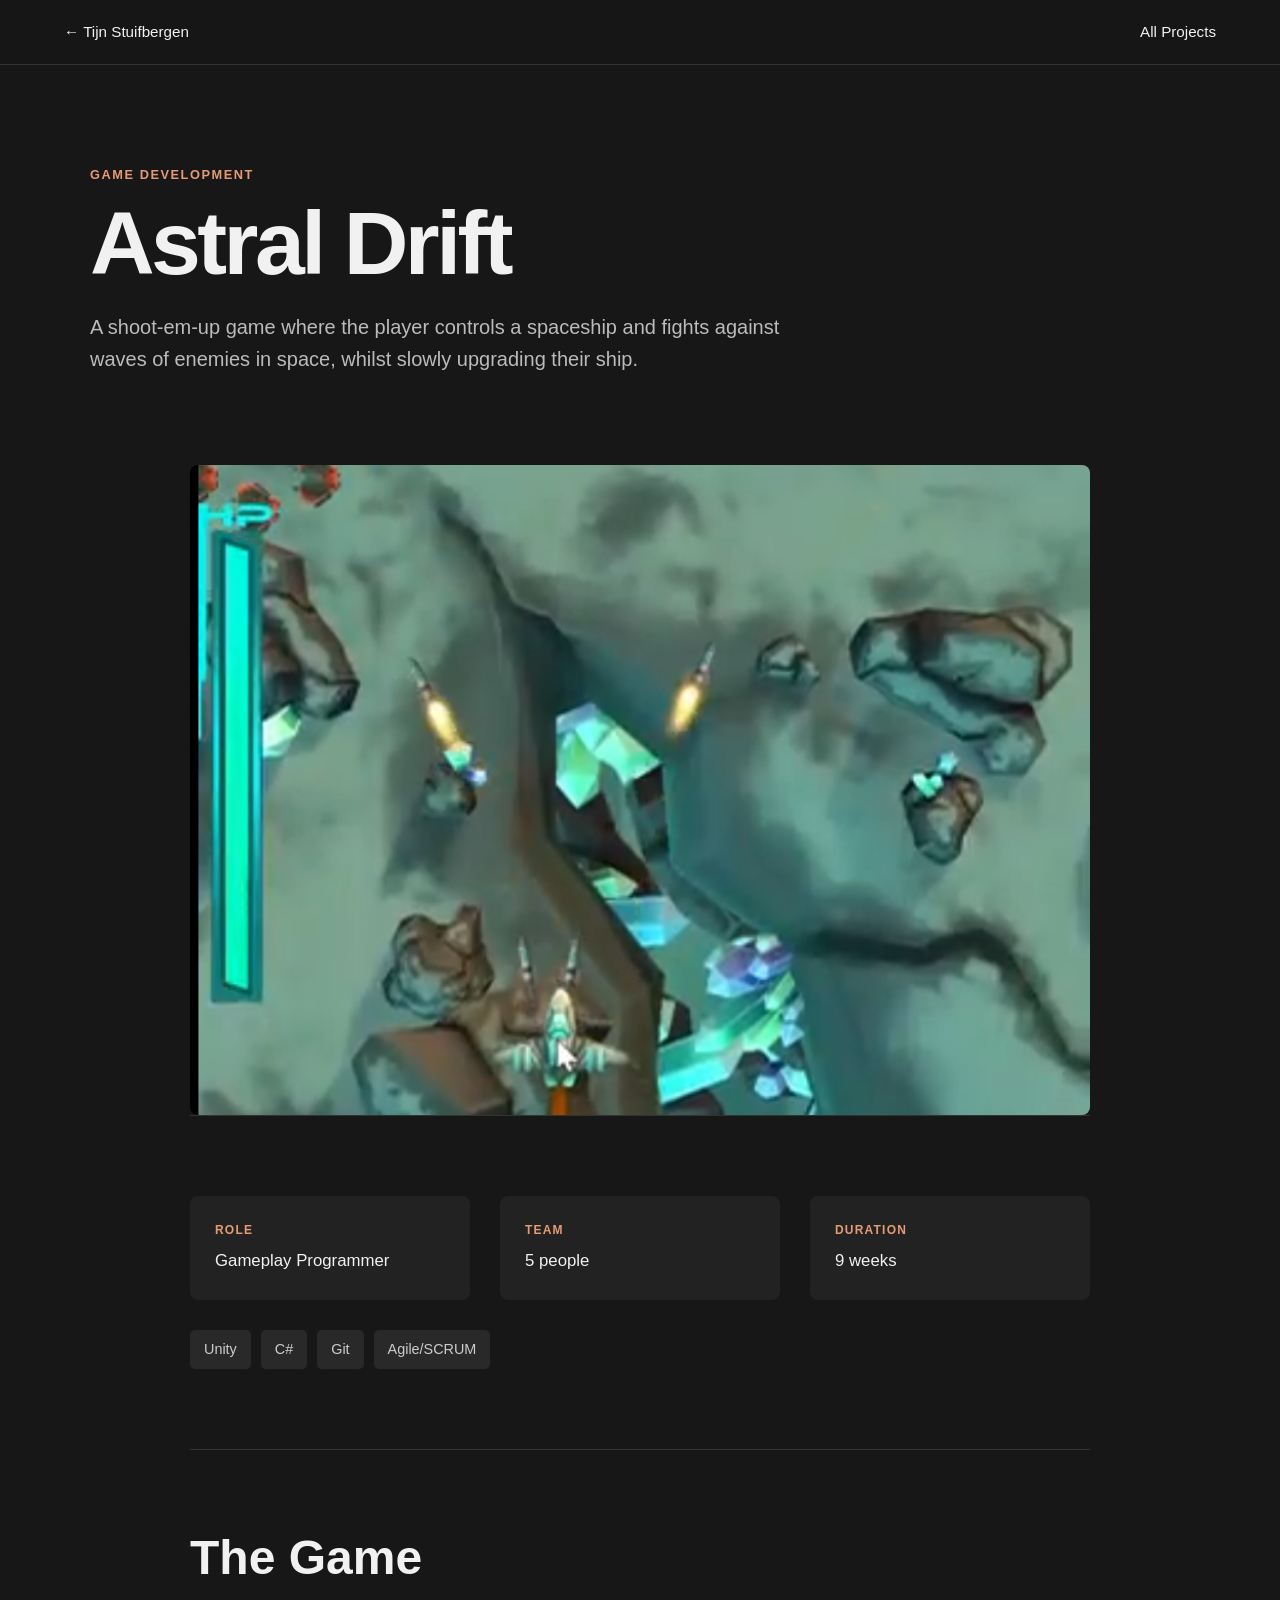
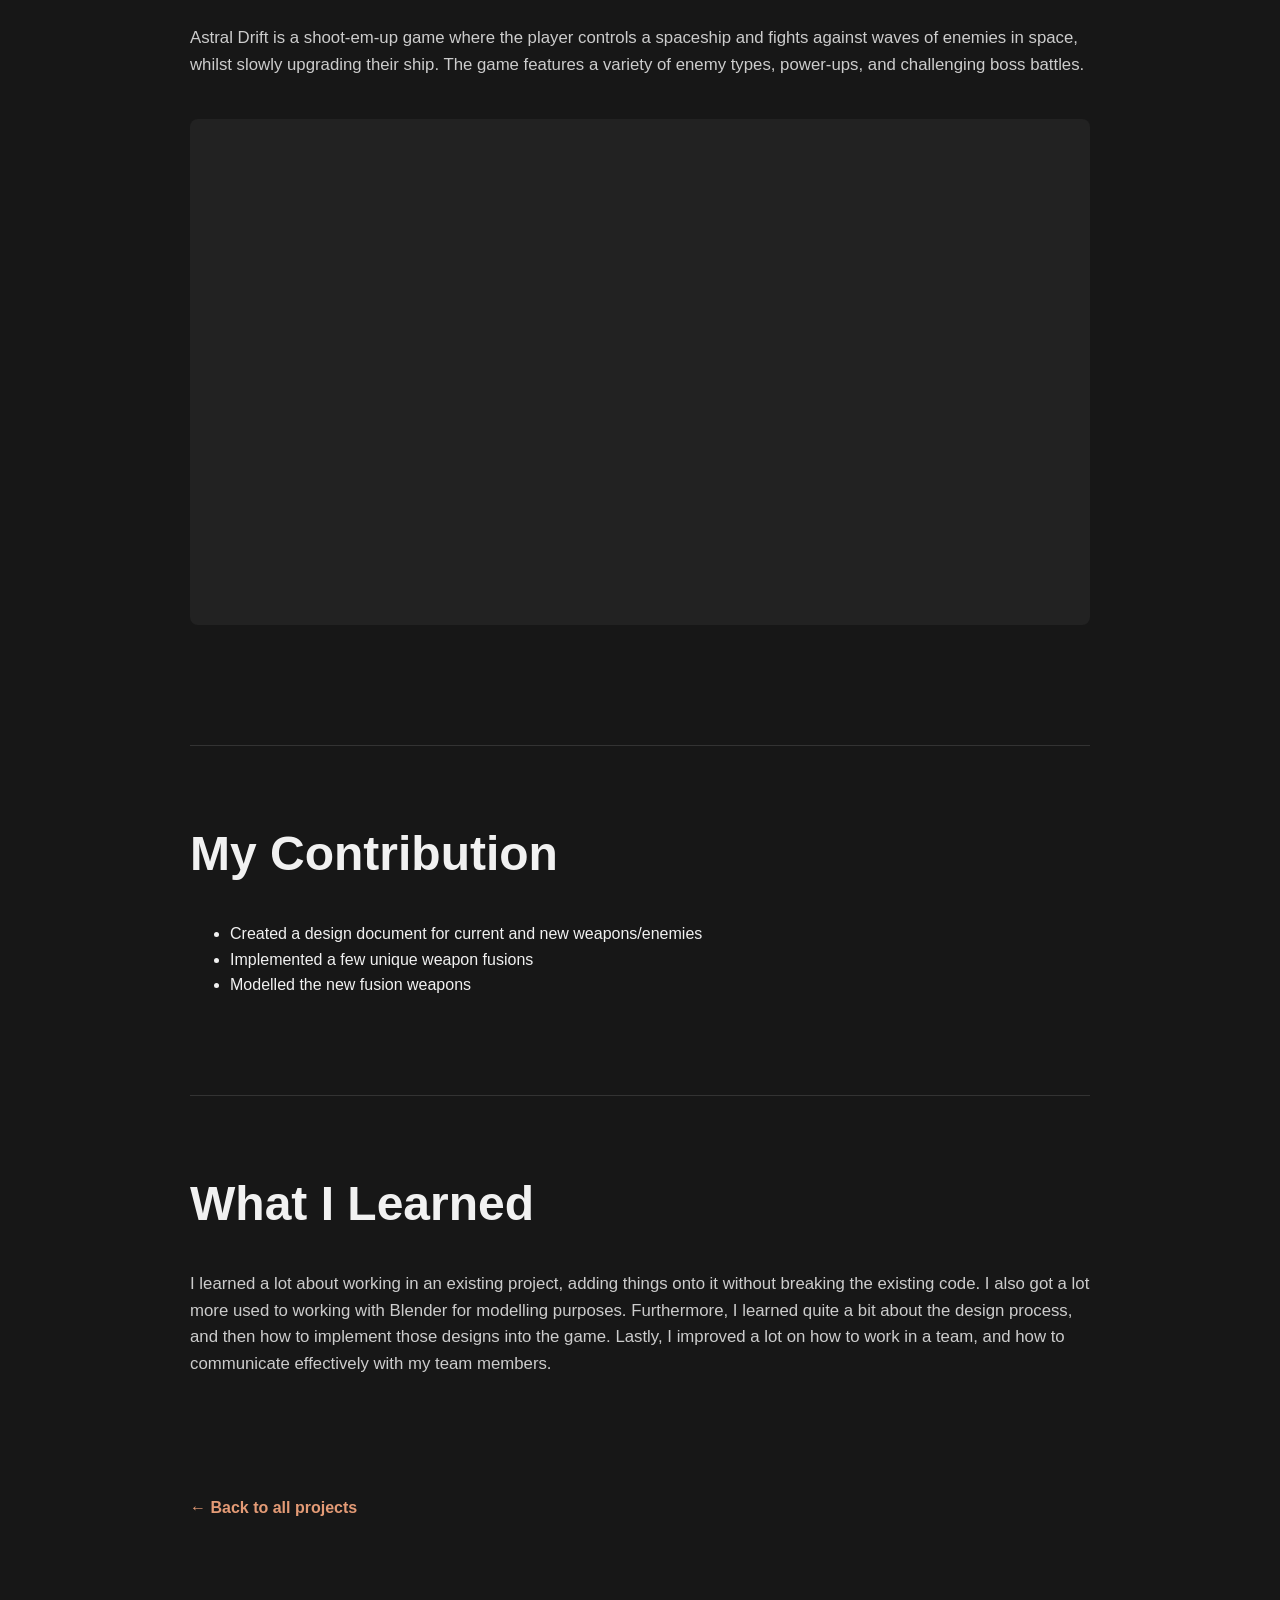
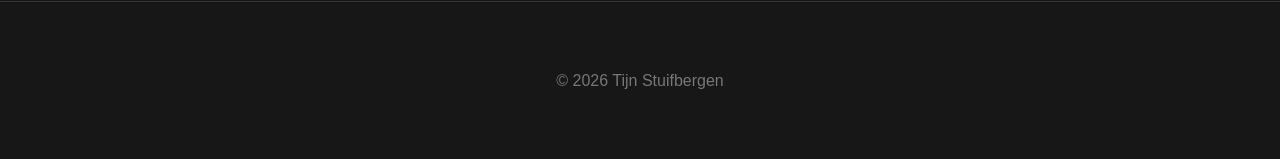
<file: projects/astral-drift.html>
<!DOCTYPE html>
<html lang="en">

<head>

    <meta charset="UTF-8">

    <meta
        name="viewport"
        content="width=device-width, initial-scale=1.0"
    >

    <title>Astral Drift | Tijn Stuifbergen</title>

    <link rel="stylesheet" href="project.css">

</head>


<body>


    <!-- NAVIGATION -->

    <nav class="project-nav">

        <a href="../index.html">
            ← Tijn Stuifbergen
        </a>

        <a href="../index.html#projects">
            All Projects
        </a>

    </nav>



    <!-- PROJECT HEADER -->

    <header class="project-header">

        <p class="project-label">
            GAME DEVELOPMENT
        </p>

        <h1>
            Astral Drift
        </h1>

        <p class="project-subtitle">
            A shoot-em-up game where the player controls a spaceship
            and fights against waves of enemies in space, whilst slowly
            upgrading their ship.
        </p>

    </header>



    <!-- HERO IMAGE -->

    <main>

        <div class="project-content">

            <img
                class="project-hero-image"
                src="../assets/astral-drift/gameplay-preview.png"
                alt="Screenshot of PROJECT NAME"
            >



            <!-- PROJECT INFORMATION -->

            <section class="project-section">

                <div class="project-info-grid">


                    <div class="info-box">

                        <h3>
                            Role
                        </h3>

                        <p>
                            Gameplay Programmer
                        </p>

                    </div>


                    <div class="info-box">

                        <h3>
                            Team
                        </h3>

                        <p>
                            5 people
                        </p>

                    </div>


                    <div class="info-box">

                        <h3>
                            Duration
                        </h3>

                        <p>
                            9 weeks
                        </p>

                    </div>

                </div>


                <div class="tags">

                    <span class="tag">
                        Unity
                    </span>

                    <span class="tag">
                        C#
                    </span>

                    <span class="tag">
                        Git
                    </span>

                    <span class="tag">
                        Agile/SCRUM
                    </span>

                </div>

            </section>



            <!-- THE GAME -->

            <section class="project-section">

                <h2>
                    The Game
                </h2>

                <p>
                    Astral Drift is a shoot-em-up game where the player controls a spaceship
                    and fights against waves of enemies in space, whilst slowly upgrading their ship. 
                    The game features a variety of enemy types, power-ups, and challenging boss battles.
                </p>


                <!-- VIDEO -->

                <div class="video-container">

                    <iframe
                        src="https://www.youtube.com/embed/AX0nmS47Pc8"
                        title="PROJECT NAME gameplay video"
                        allowfullscreen>
                    </iframe>

                </div>

            </section>



            <!-- MY CONTRIBUTION -->

            <section class="project-section">

                <h2>
                    My Contribution
                </h2>

                <p>
                    <ul>
                        <li>Created a design document for current and new weapons/enemies</li>
                        <li>Implemented a few unique weapon fusions</li>
                        <li>Modelled the new fusion weapons</li>
                    </ul>
                </p>

            </section>

            <!-- WHAT I LEARNED -->

            <section class="project-section">

                <h2>
                    What I Learned
                </h2>

                <p>
                    I learned a lot about working in an existing project,
                    adding things onto it without breaking the existing code.
                    I also got a lot more used to working with Blender for modelling purposes.
                    Furthermore, I learned quite a bit about the design process,
                    and then how to implement those designs into the game. Lastly,
                    I improved a lot on how to work in a team, and how to communicate
                    effectively with my team members.
                </p>

            </section>



            <!-- BACK -->

            <a
                href="../index.html#projects"
                class="back-to-projects"
            >
                ← Back to all projects
            </a>

        </div>

    </main>



    <!-- FOOTER -->

    <footer class="project-footer">

        <p>
            © 2026 Tijn Stuifbergen
        </p>

    </footer>


</body>

</html>
</file>
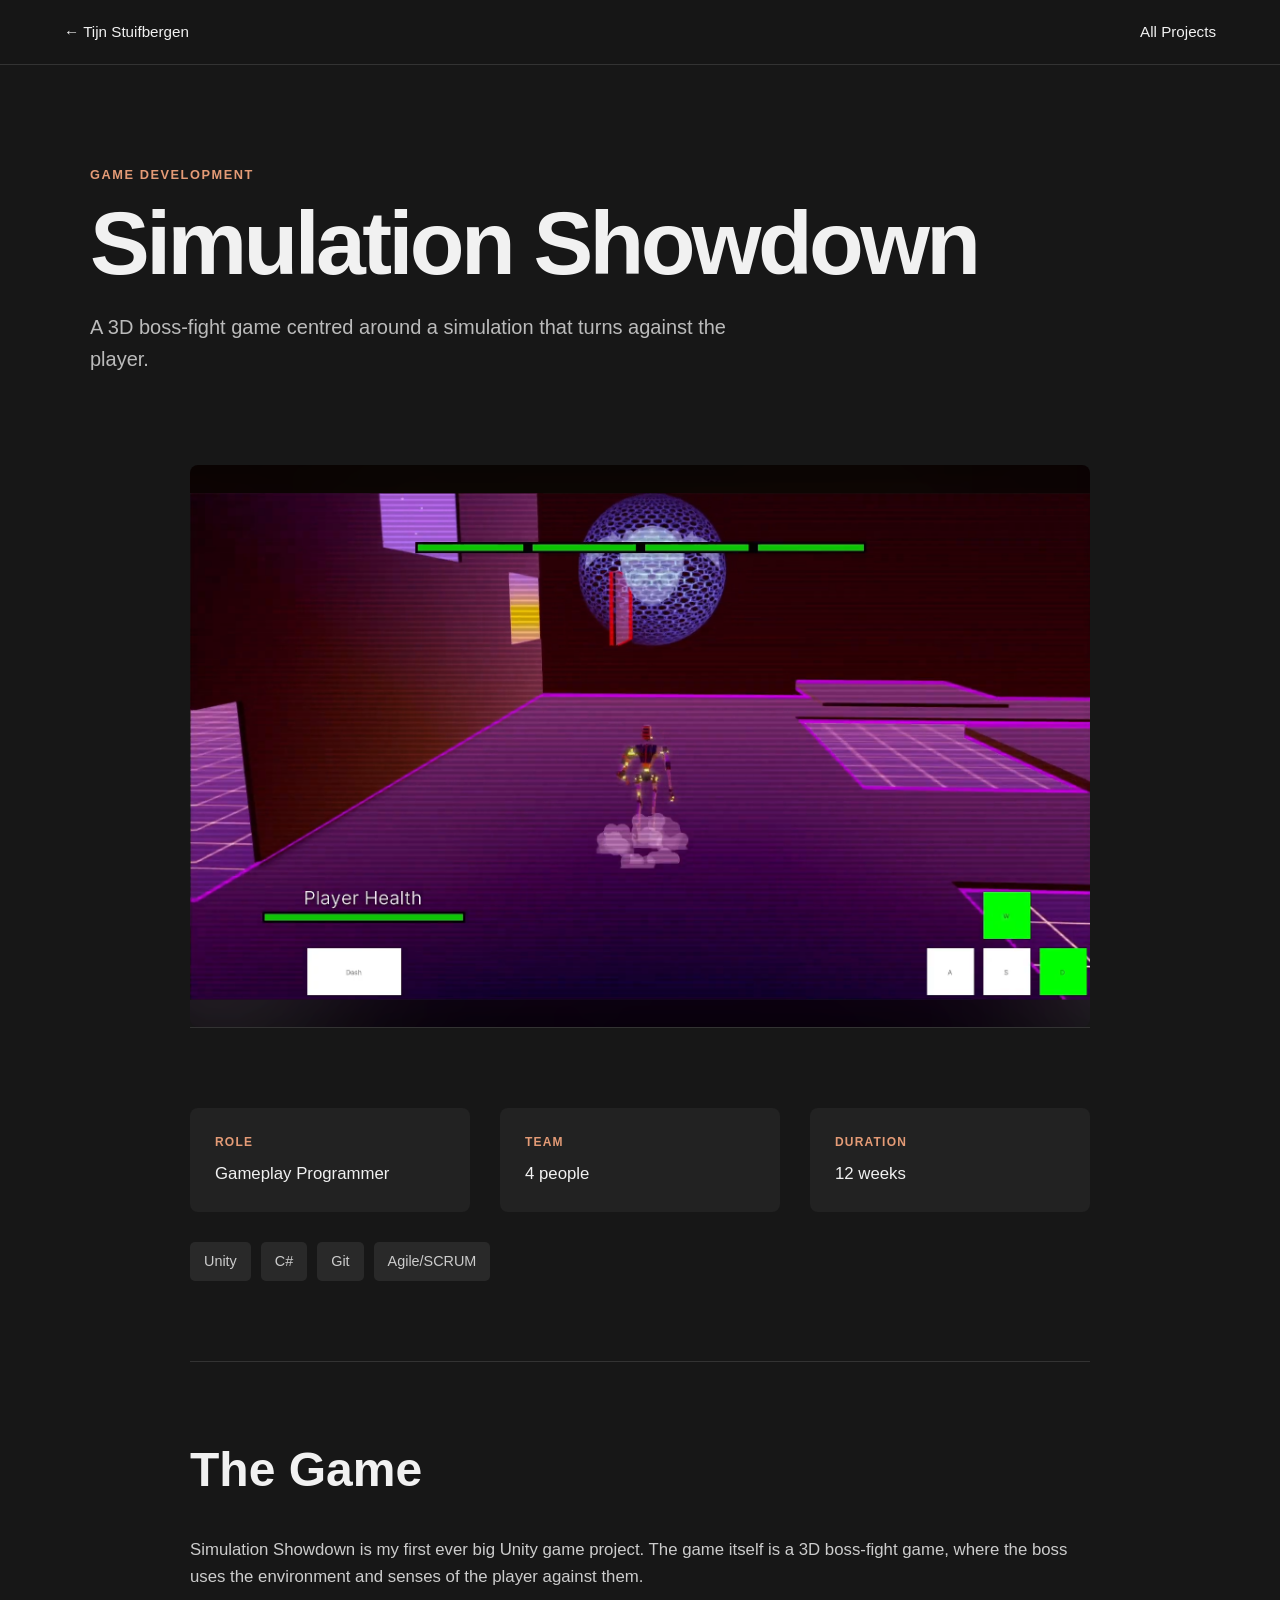
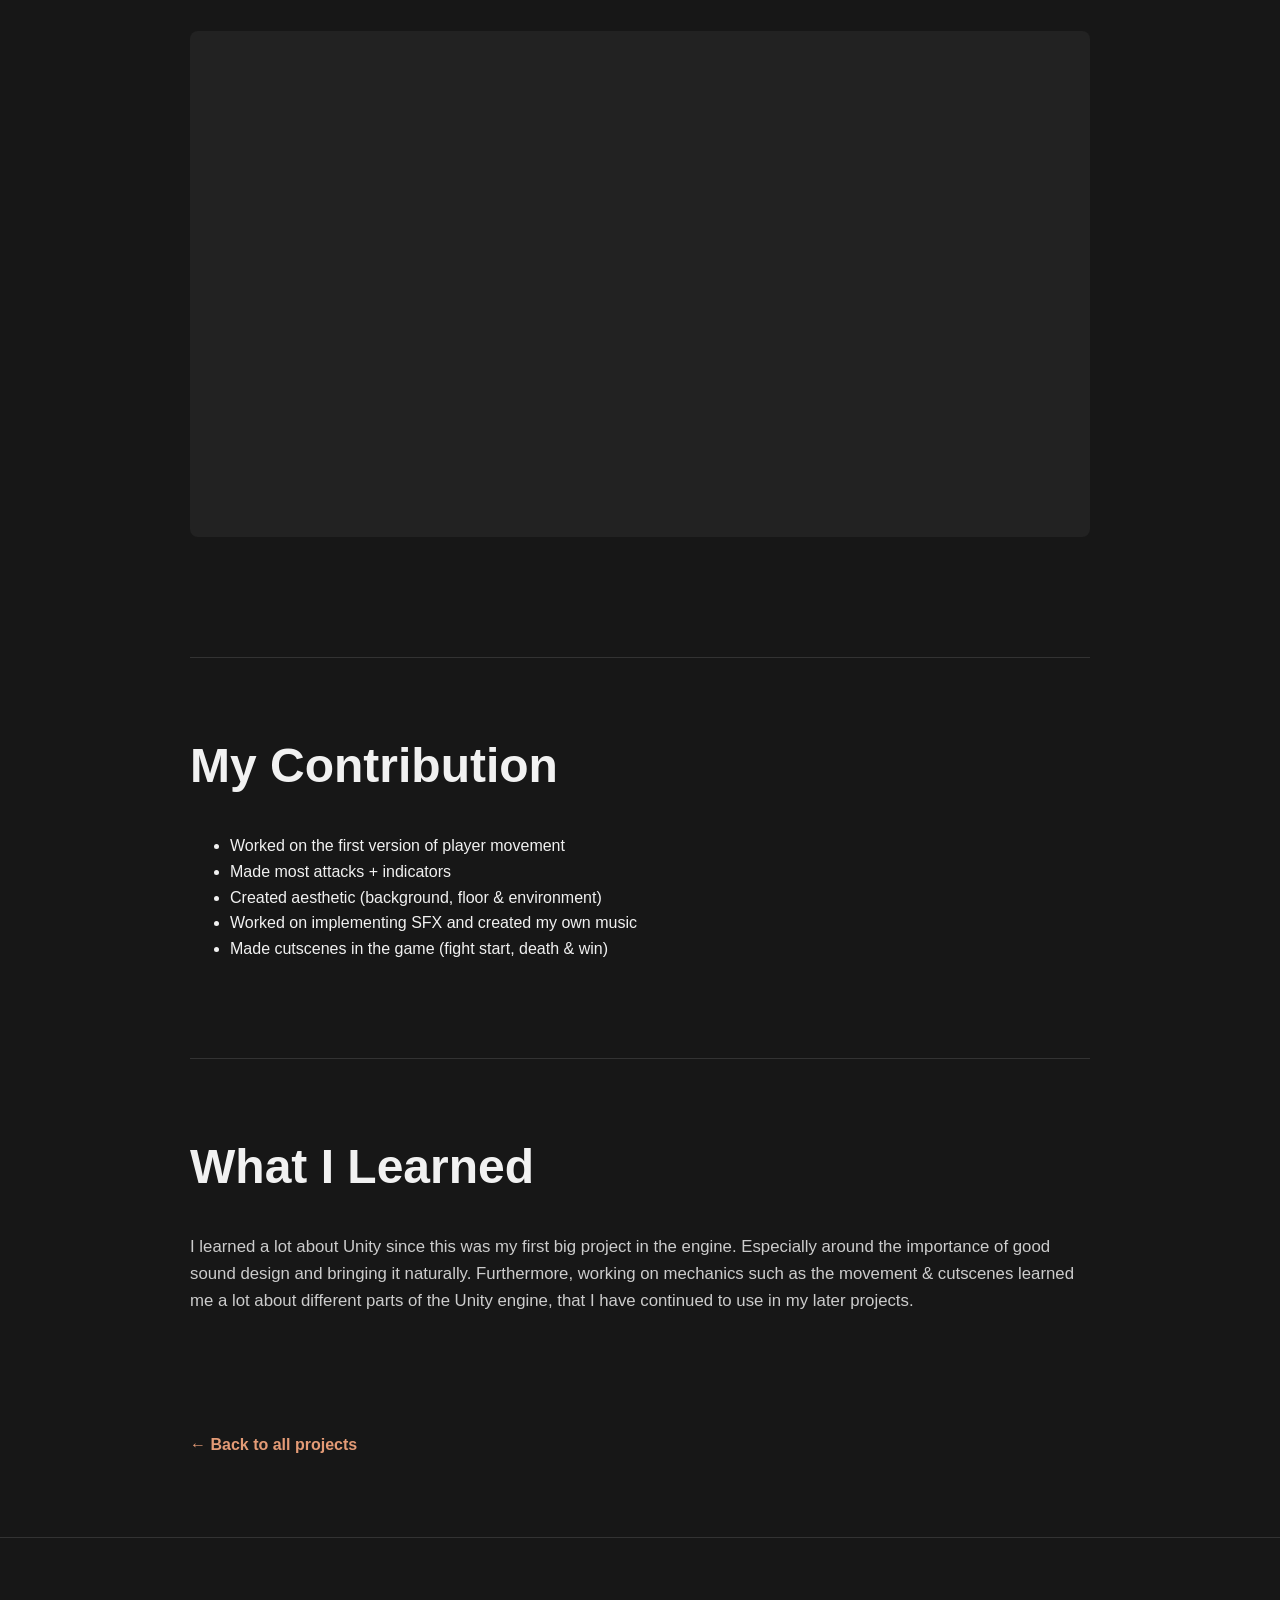
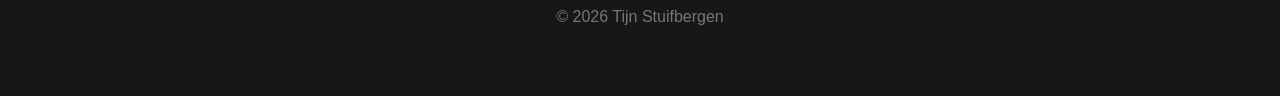
<file: projects/simulation-showdown.html>
<!DOCTYPE html>
<html lang="en">

<head>

    <meta charset="UTF-8">

    <meta
        name="viewport"
        content="width=device-width, initial-scale=1.0"
    >

    <title>Simulation Showdown | Tijn Stuifbergen</title>

    <link rel="stylesheet" href="project.css">

</head>


<body>


    <!-- NAVIGATION -->

    <nav class="project-nav">

        <a href="../index.html">
            ← Tijn Stuifbergen
        </a>

        <a href="../index.html#projects">
            All Projects
        </a>

    </nav>



    <!-- PROJECT HEADER -->

    <header class="project-header">

        <p class="project-label">
            GAME DEVELOPMENT
        </p>

        <h1>
            Simulation Showdown
        </h1>

        <p class="project-subtitle">
            A 3D boss-fight game centred around a simulation that turns against the player.
        </p>

    </header>



    <!-- HERO IMAGE -->

    <main>

        <div class="project-content">

            <img
                class="project-hero-image"
                src="../assets/simulation-showdown/gameplay-preview.png"
                alt="Screenshot of PROJECT NAME"
            >



            <!-- PROJECT INFORMATION -->

            <section class="project-section">

                <div class="project-info-grid">


                    <div class="info-box">

                        <h3>
                            Role
                        </h3>

                        <p>
                            Gameplay Programmer
                        </p>

                    </div>


                    <div class="info-box">

                        <h3>
                            Team
                        </h3>

                        <p>
                            4 people
                        </p>

                    </div>


                    <div class="info-box">

                        <h3>
                            Duration
                        </h3>

                        <p>
                            12 weeks
                        </p>

                    </div>

                </div>


                <div class="tags">

                    <span class="tag">
                        Unity
                    </span>

                    <span class="tag">
                        C#
                    </span>

                    <span class="tag">
                        Git
                    </span>

                    <span class="tag">
                        Agile/SCRUM
                    </span>

                </div>

            </section>



            <!-- THE GAME -->

            <section class="project-section">

                <h2>
                    The Game
                </h2>

                <p>
                    Simulation Showdown is my first ever big Unity game project.
                    The game itself is a 3D boss-fight game, where the boss uses the environment and senses of the player against them.
                    <br>
                    
                </p>


                <!-- VIDEO -->

                <div class="video-container">

                    <iframe
                        src="https://www.youtube.com/embed/bdmYzjlnRT8"
                        title="Simulation Showdown trailer"
                        allowfullscreen>
                    </iframe>

                </div>

            </section>



            <!-- MY CONTRIBUTION -->

            <section class="project-section">

                <h2>
                    My Contribution
                </h2>

                <p>
                    <ul>
                        <li>Worked on the first version of player movement</li>
                        <li>Made most attacks + indicators</li>
                        <li>Created aesthetic (background, floor & environment)</li>
                        <li>Worked on implementing SFX and created my own music</li>
                        <li>Made cutscenes in the game (fight start, death & win)</li>
                    </ul>
                </p>

            </section>



            <!-- WHAT I LEARNED -->

            <section class="project-section">

                <h2>
                    What I Learned
                </h2>

                <p>
                    I learned a lot about Unity since this was my first big project in the engine.
                    Especially around the importance of good sound design and bringing it naturally.
                    Furthermore, working on mechanics such as the movement & cutscenes learned me
                    a lot about different parts of the Unity engine, that I have continued
                    to use in my later projects.
                </p>

            </section>



            <!-- BACK -->

            <a
                href="../index.html#projects"
                class="back-to-projects"
            >
                ← Back to all projects
            </a>

        </div>

    </main>



    <!-- FOOTER -->

    <footer class="project-footer">

        <p>
            © 2026 Tijn Stuifbergen
        </p>

    </footer>


</body>

</html>
</file>
<file: projects/project.css>
/* ==============================
   PROJECT PAGE
============================== */

* {
    box-sizing: border-box;
}

html {
    scroll-behavior: smooth;
}

body {
    margin: 0;

    background: #171717;
    color: #f1f1f1;

    font-family:
        Arial,
        Helvetica,
        sans-serif;

    line-height: 1.6;
}


/* ==============================
   NAVIGATION
============================== */

.project-nav {
    position: sticky;

    top: 0;

    z-index: 100;

    display: flex;

    justify-content: space-between;
    align-items: center;

    padding: 20px 5%;

    background: rgba(23, 23, 23, 0.95);

    border-bottom: 1px solid #333;
}

.project-nav a {
    color: #f1f1f1;

    text-decoration: none;

    font-size: 0.95rem;
}

.project-nav a:hover {
    color: #e49b76;
}


/* ==============================
   PROJECT HEADER
============================== */

.project-header {
    width: min(1100px, 90%);

    margin: 0 auto;

    padding: 100px 0 70px;
}

.project-label {
    margin: 0 0 15px;

    color: #e49b76;

    font-size: 0.8rem;
    font-weight: bold;

    letter-spacing: 0.12em;

    text-transform: uppercase;
}

.project-header h1 {
    margin: 0;

    font-size: clamp(3rem, 7vw, 6rem);

    line-height: 0.95;

    letter-spacing: -0.04em;
}

.project-subtitle {
    max-width: 700px;

    margin-top: 25px;

    color: #bbbbbb;

    font-size: 1.25rem;
}


/* ==============================
   PROJECT HERO IMAGE
============================== */

.project-hero-image {
    width: 100%;

    max-height: 650px;

    object-fit: cover;

    display: block;

    border-radius: 8px;
}


/* ==============================
   CONTENT
============================== */

.project-content {
    width: min(900px, 90%);

    margin: 0 auto;
}

.project-section {
    padding: 80px 0;

    border-top: 1px solid #333;
}

.project-section h2 {
    margin-top: 0;

    font-size: clamp(2rem, 4vw, 3rem);

    line-height: 1.15;
}

.project-section h3 {
    margin-top: 40px;

    font-size: 1.5rem;
}

.project-section p {
    color: #cccccc;

    font-size: 1.05rem;
}


/* ==============================
   PROJECT INFO
============================== */

.project-info-grid {
    display: grid;

    grid-template-columns: repeat(3, 1fr);

    gap: 30px;

    margin-bottom: 30px;
}

.info-box {
    padding: 25px;

    background: #222222;

    border-radius: 8px;
}

.info-box h3 {
    margin: 0 0 8px;

    color: #e49b76;

    font-size: 0.75rem;

    letter-spacing: 0.1em;

    text-transform: uppercase;
}

.info-box p {
    margin: 0;

    color: #f1f1f1;
}


/* ==============================
   VIDEO
============================== */

.video-container {
    position: relative;

    width: 100%;

    aspect-ratio: 16 / 9;

    margin: 40px 0;

    overflow: hidden;

    border-radius: 8px;

    background: #222222;
}

.video-container iframe {
    width: 100%;
    height: 100%;

    border: 0;
}


/* ==============================
   IMAGES
============================== */

.project-image {
    width: 100%;

    display: block;

    margin: 40px 0;

    border-radius: 8px;
}

.project-image-caption {
    margin-top: -25px;
    margin-bottom: 40px;

    color: #777777;

    font-size: 0.9rem;
}


/* ==============================
   IMAGE GRID
============================== */

.image-grid {
    display: grid;

    grid-template-columns: repeat(2, 1fr);

    gap: 20px;

    margin: 40px 0;
}

.image-grid img {
    width: 100%;

    display: block;

    border-radius: 6px;
}


/* ==============================
   SKILLS / TECHNOLOGIES
============================== */

.tags {
    display: flex;

    flex-wrap: wrap;

    gap: 10px;

    margin-top: 25px;
}

.tag {
    padding: 8px 14px;

    background: #292929;

    border-radius: 5px;

    color: #cccccc;

    font-size: 0.9rem;
}


/* ==============================
   BACK TO PROJECTS
============================== */

.back-to-projects {
    display: inline-block;

    margin: 20px 0 80px;

    color: #e49b76;

    font-weight: bold;

    text-decoration: none;
}

.back-to-projects:hover {
    text-decoration: underline;
}


/* ==============================
   FOOTER
============================== */

.project-footer {
    padding: 50px 20px;

    border-top: 1px solid #333;

    text-align: center;

    color: #777777;
}


/* ==============================
   MOBILE
============================== */

@media (max-width: 750px) {

    .project-header {
        padding: 70px 0 50px;
    }

    .project-info-grid {
        grid-template-columns: 1fr;
    }

    .image-grid {
        grid-template-columns: 1fr;
    }

    .project-section {
        padding: 60px 0;
    }

}
</file>
